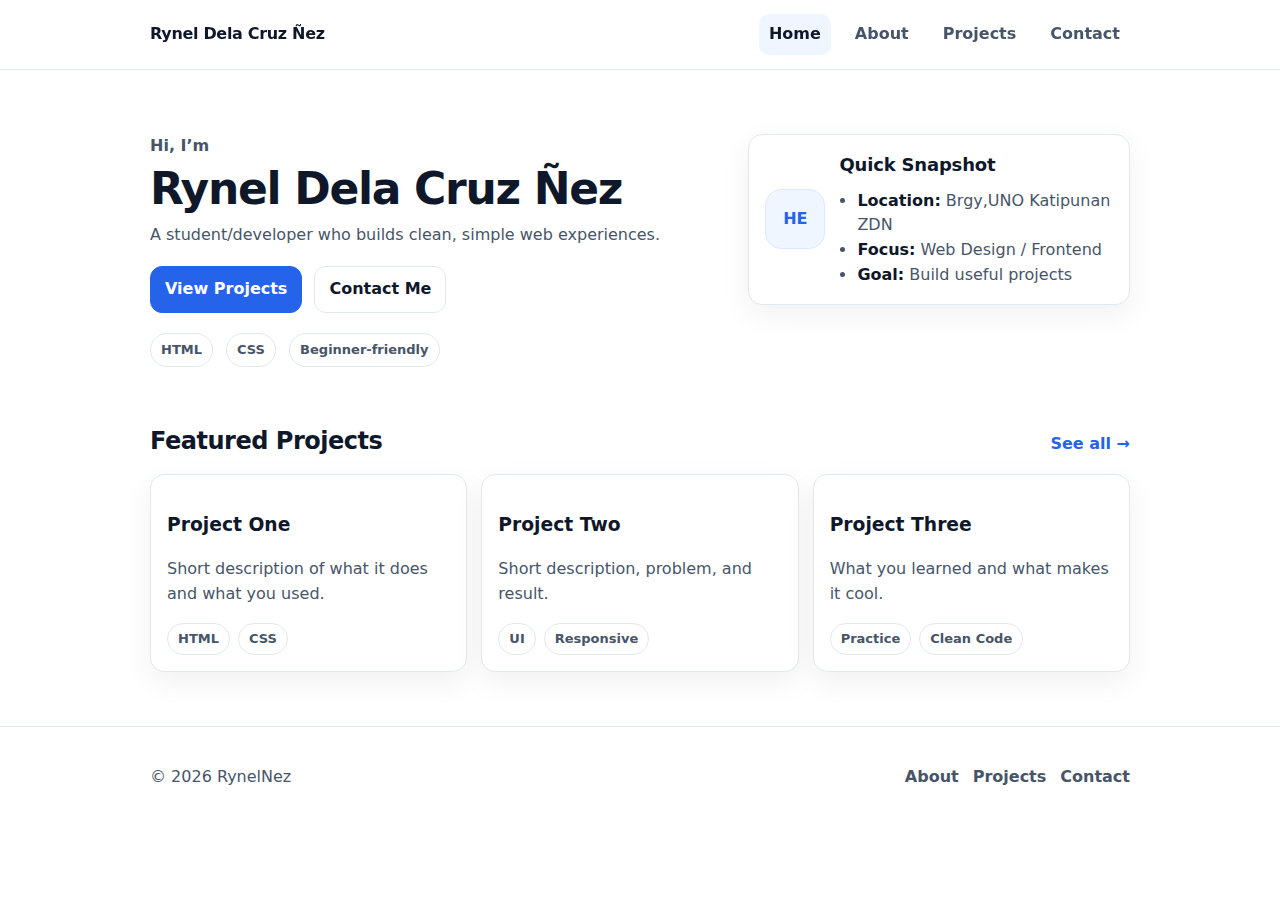
<file: portfolio updated/index.html>
<!DOCTYPE html>
<html lang="en">
  <head>
    <meta charset="UTF-8" />
    <meta name="viewport" content="width=device-width, initial-scale=1.0" />
    <title>Rynel Dela Cruz Ñez — Portfolio</title>
    <link rel="stylesheet" href="style.css" />
  </head>
  <body>
    <header class="site-header">
      <nav class="nav container">
        <a class="brand" href="index.html">Rynel Dela Cruz Ñez</a>
        <div class="links">
          <a class="active" href="index.html">Home</a>
          <a href="about.html">About</a>
          <a href="projects.html">Projects</a>
          <a href="contact.html">Contact</a>
        </div>
      </nav>
    </header>

    <main>
      <section class="hero">
        <div class="container hero-grid">
          <div>
            <p class="kicker">Hi, I’m</p>
            <h1>Rynel Dela Cruz Ñez</h1>
            <p class="lead">
              A student/developer who builds clean, simple web experiences.
            </p>
            <div class="cta">
              <a class="btn" href="projects.html">View Projects</a>
              <a class="btn btn-ghost" href="contact.html">Contact Me</a>
            </div>
            <div class="meta">
              <span class="pill">HTML</span>
              <span class="pill">CSS</span>
              <span class="pill">Beginner-friendly</span>
            </div>
          </div>

          <div class="card profile">
            <div class="avatar" aria-hidden="true">HE</div>
            <div>
              <h2 class="h3">Quick Snapshot</h2>
              <ul class="list">
                <li><strong>Location:</strong> Brgy,UNO Katipunan ZDN</li>
                <li><strong>Focus:</strong> Web Design / Frontend</li>
                <li><strong>Goal:</strong> Build useful projects</li>
              </ul>
            </div>
          </div>
        </div>
      </section>

      <section class="section">
        <div class="container">
          <div class="section-head">
            <h2>Featured Projects</h2>
            <a class="text-link" href="projects.html">See all →</a>
          </div>

          <div class="grid">
            <article class="card">
              <h3>Project One</h3>
              <p class="muted">
                Short description of what it does and what you used.
              </p>
              <div class="tags">
                <span class="tag">HTML</span>
                <span class="tag">CSS</span>
              </div>
            </article>

            <article class="card">
              <h3>Project Two</h3>
              <p class="muted">Short description, problem, and result.</p>
              <div class="tags">
                <span class="tag">UI</span>
                <span class="tag">Responsive</span>
              </div>
            </article>

            <article class="card">
              <h3>Project Three</h3>
              <p class="muted">What you learned and what makes it cool.</p>
              <div class="tags">
                <span class="tag">Practice</span>
                <span class="tag">Clean Code</span>
              </div>
            </article>
          </div>
        </div>
      </section>
    </main>

    <footer class="footer">
      <div class="container footer-grid">
        <p class="muted">© <span id="year">2026</span> RynelNez</p>
        <div class="footer-links">
          <a href="about.html">About</a>
          <a href="projects.html">Projects</a>
          <a href="contact.html">Contact</a>
        </div>
      </div>
    </footer>
  </body>
</html>
</file>
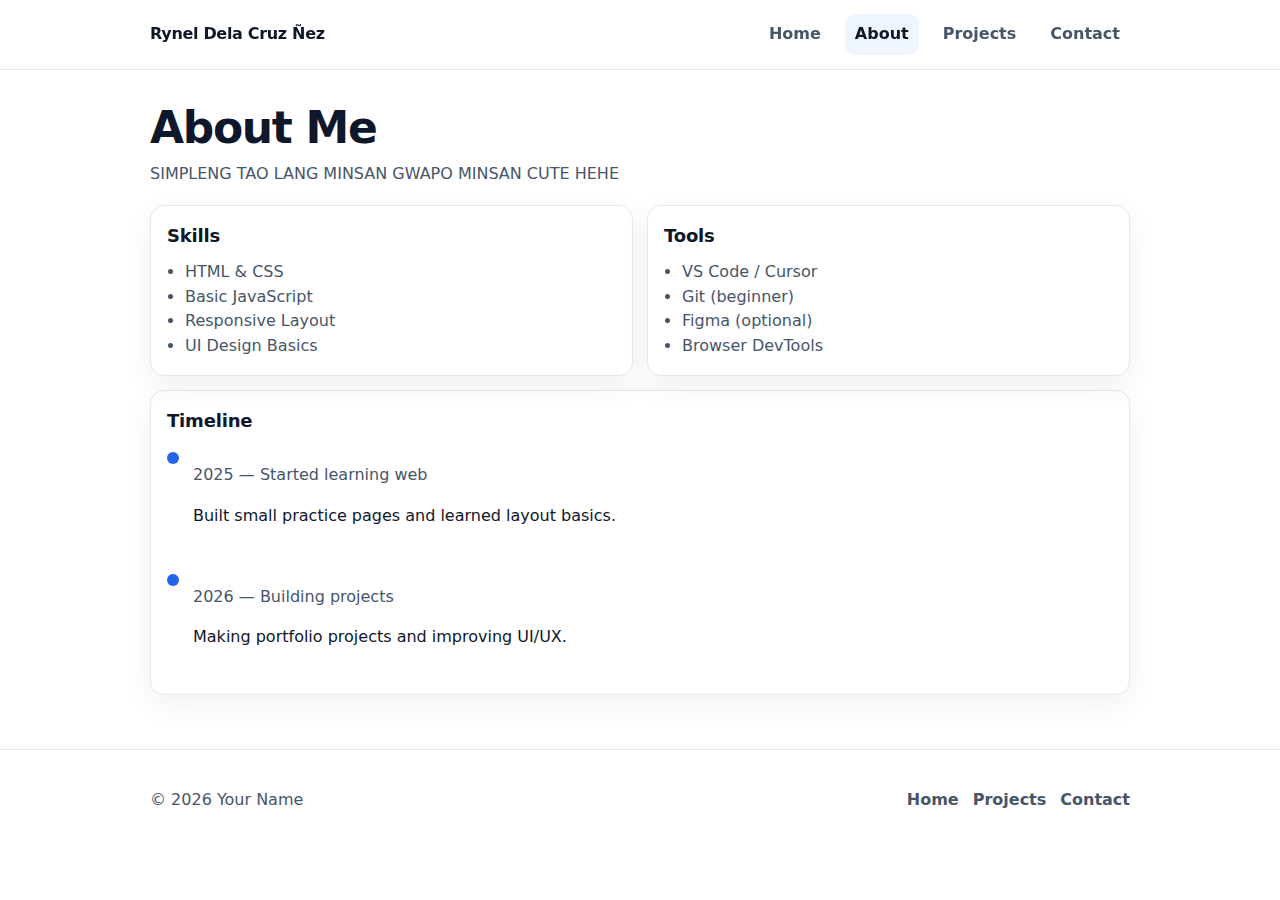
<file: portfolio updated/about.html>
<!DOCTYPE html>
<html lang="en">
  <head>
    <meta charset="UTF-8" />
    <meta name="viewport" content="width=device-width, initial-scale=1.0" />
    <title>About — Rynel Dela Cruz Ñez</title>
    <link rel="stylesheet" href="style.css" />
  </head>
  <body>
    <header class="site-header">
      <nav class="nav container">
        <a class="brand" href="index.html">Rynel Dela Cruz Ñez</a>
        <div class="links">
          <a href="index.html">Home</a>
          <a class="active" href="about.html">About</a>
          <a href="projects.html">Projects</a>
          <a href="contact.html">Contact</a>
        </div>
      </nav>
    </header>

    <main class="section">
      <div class="container">
        <h1>About Me</h1>
        <p class="lead">
          SIMPLENG TAO LANG MINSAN GWAPO MINSAN CUTE HEHE
        </p>

        <div class="grid-2">
          <section class="card">
            <h2 class="h3">Skills</h2>
            <ul class="list">
              <li>HTML & CSS</li>
              <li>Basic JavaScript</li>
              <li>Responsive Layout</li>
              <li>UI Design Basics</li>
            </ul>
          </section>

          <section class="card">
            <h2 class="h3">Tools</h2>
            <ul class="list">
              <li>VS Code / Cursor</li>
              <li>Git (beginner)</li>
              <li>Figma (optional)</li>
              <li>Browser DevTools</li>
            </ul>
          </section>
        </div>

        <section class="card timeline">
          <h2 class="h3">Timeline</h2>
          <div class="timeline-item">
            <div class="dot" aria-hidden="true"></div>
            <div>
              <p class="muted">2025 — Started learning web</p>
              <p>Built small practice pages and learned layout basics.</p>
            </div>
          </div>
          <div class="timeline-item">
            <div class="dot" aria-hidden="true"></div>
            <div>
              <p class="muted">2026 — Building projects</p>
              <p>Making portfolio projects and improving UI/UX.</p>
            </div>
          </div>
        </section>
      </div>
    </main>

    <footer class="footer">
      <div class="container footer-grid">
        <p class="muted">© <span id="year">2026</span> Your Name</p>
        <div class="footer-links">
          <a href="index.html">Home</a>
          <a href="projects.html">Projects</a>
          <a href="contact.html">Contact</a>
        </div>
      </div>
    </footer>
  </body>
</html>
</file>
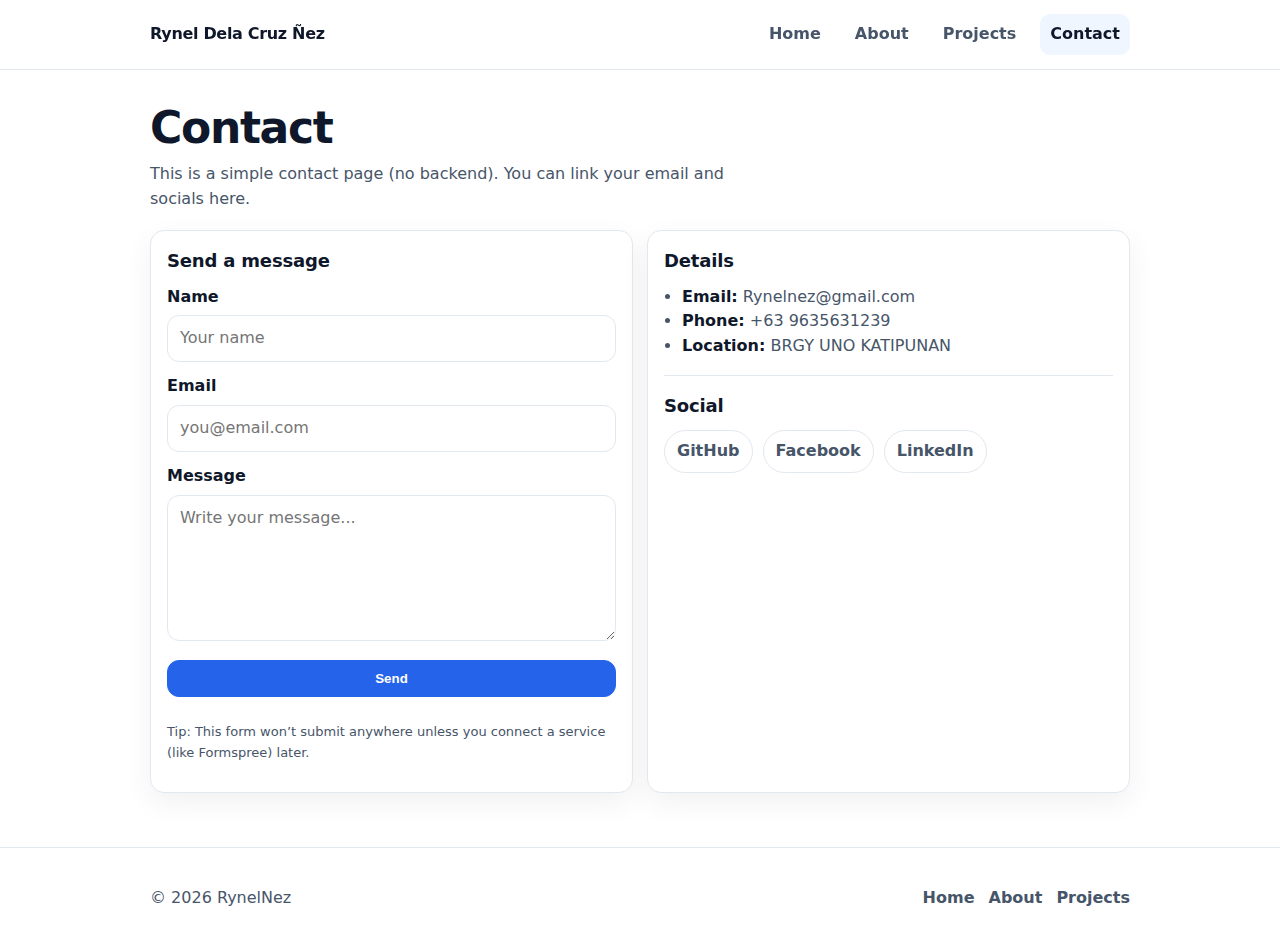
<file: portfolio updated/contact.html>
<!DOCTYPE html>
<html lang="en">
  <head>
    <meta charset="UTF-8" />
    <meta name="viewport" content="width=device-width, initial-scale=1.0" />
    <title>Contact — Rynel Dela Cruz Ñez</title>
    <link rel="stylesheet" href="style.css" />
  </head>
  <body>
    <header class="site-header">
      <nav class="nav container">
        <a class="brand" href="index.html">Rynel Dela Cruz Ñez</a>
        <div class="links">
          <a href="index.html">Home</a>
          <a href="about.html">About</a>
          <a href="projects.html">Projects</a>
          <a class="active" href="contact.html">Contact</a>
        </div>
      </nav>
    </header>

    <main class="section">
      <div class="container">
        <h1>Contact</h1>
        <p class="lead">
          This is a simple contact page (no backend). You can link your email and
          socials here.
        </p>

        <div class="grid-2">
          <section class="card">
            <h2 class="h3">Send a message</h2>
            <form class="form" action="#" method="post">
              <label>
                <span>Name</span>
                <input type="text" name="name" placeholder="Your name" />
              </label>
              <label>
                <span>Email</span>
                <input type="email" name="email" placeholder="you@email.com" />
              </label>
              <label>
                <span>Message</span>
                <textarea
                  name="message"
                  rows="5"
                  placeholder="Write your message..."
                ></textarea>
              </label>
              <button class="btn" type="submit">Send</button>
              <p class="muted small">
                Tip: This form won’t submit anywhere unless you connect a service
                (like Formspree) later.
              </p>
            </form>
          </section>

          <section class="card">
            <h2 class="h3">Details</h2>
            <ul class="list">
              <li>
                <strong>Email:</strong>
                <a href="mailto:you@example.com">Rynelnez@gmail.com</a>
              </li>
              <li><strong>Phone:</strong> +63 9635631239</li>
              <li><strong>Location:</strong> BRGY UNO KATIPUNAN</li>
            </ul>

            <hr class="sep" />

            <h3 class="h3">Social</h3>
            <div class="social">
              <a class="chip" href="#" aria-disabled="true">GitHub</a>
              <a class="chip" href="#" aria-disabled="true">Facebook</a>
              <a class="chip" href="#" aria-disabled="true">LinkedIn</a>
            </div>
          </section>
        </div>
      </div>
    </main>

    <footer class="footer">
      <div class="container footer-grid">
        <p class="muted">© <span id="year">2026</span> RynelNez</p>
        <div class="footer-links">
          <a href="index.html">Home</a>
          <a href="about.html">About</a>
          <a href="projects.html">Projects</a>
        </div>
      </div>
    </footer>
  </body>
</html>
</file>
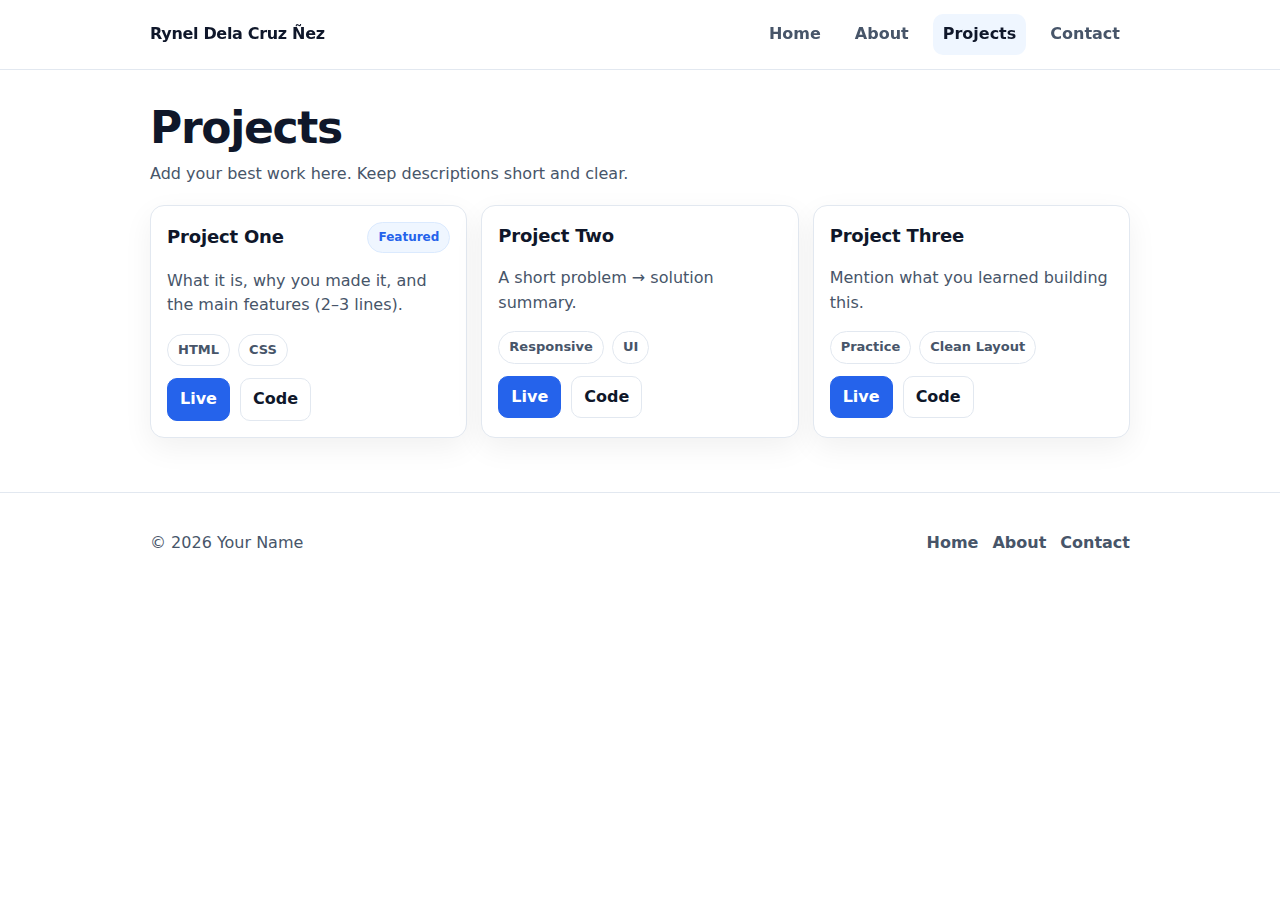
<file: portfolio updated/projects.html>
<!DOCTYPE html>
<html lang="en">
  <head>
    <meta charset="UTF-8" />
    <meta name="viewport" content="width=device-width, initial-scale=1.0" />
    <title>Projects — Rynel Dela Cruz Ñez</title>
    <link rel="stylesheet" href="style.css" />
  </head>
  <body>
    <header class="site-header">
      <nav class="nav container">
        <a class="brand" href="index.html">Rynel Dela Cruz Ñez</a>
        <div class="links">
          <a href="index.html">Home</a>
          <a href="about.html">About</a>
          <a class="active" href="projects.html">Projects</a>
          <a href="contact.html">Contact</a>
        </div>
      </nav>
    </header>

    <main class="section">
      <div class="container">
        <h1>Projects</h1>
        <p class="lead">
          Add your best work here. Keep descriptions short and clear.
        </p>

        <div class="grid">
          <article class="card project">
            <div class="project-top">
              <h2 class="h3">Project One</h2>
              <span class="badge">Featured</span>
            </div>
            <p class="muted">
              What it is, why you made it, and the main features (2–3 lines).
            </p>
            <div class="tags">
              <span class="tag">HTML</span>
              <span class="tag">CSS</span>
            </div>
            <div class="actions">
              <a class="btn btn-small" href="#" aria-disabled="true">Live</a>
              <a class="btn btn-ghost btn-small" href="#" aria-disabled="true"
                >Code</a
              >
            </div>
          </article>

          <article class="card project">
            <div class="project-top">
              <h2 class="h3">Project Two</h2>
            </div>
            <p class="muted">A short problem → solution summary.</p>
            <div class="tags">
              <span class="tag">Responsive</span>
              <span class="tag">UI</span>
            </div>
            <div class="actions">
              <a class="btn btn-small" href="#" aria-disabled="true">Live</a>
              <a class="btn btn-ghost btn-small" href="#" aria-disabled="true"
                >Code</a
              >
            </div>
          </article>

          <article class="card project">
            <div class="project-top">
              <h2 class="h3">Project Three</h2>
            </div>
            <p class="muted">Mention what you learned building this.</p>
            <div class="tags">
              <span class="tag">Practice</span>
              <span class="tag">Clean Layout</span>
            </div>
            <div class="actions">
              <a class="btn btn-small" href="#" aria-disabled="true">Live</a>
              <a class="btn btn-ghost btn-small" href="#" aria-disabled="true"
                >Code</a
              >
            </div>
          </article>
        </div>
      </div>
    </main>

    <footer class="footer">
      <div class="container footer-grid">
        <p class="muted">© <span id="year">2026</span> Your Name</p>
        <div class="footer-links">
          <a href="index.html">Home</a>
          <a href="about.html">About</a>
          <a href="contact.html">Contact</a>
        </div>
      </div>
    </footer>
  </body>
</html>
</file>
<file: portfolio updated/style.css>
:root {
  --bg: #ffffff;
  --text: #0f172a;
  --muted: #475569;
  --border: #e2e8f0;
  --card: #ffffff;
  --shadow: 0 10px 30px rgba(2, 6, 23, 0.06);
  --brand: #2563eb;
  --brand-2: #1d4ed8;
  --radius: 14px;
  --container: 980px;
}

* {
  box-sizing: border-box;
}

html,
body {
  height: 100%;
}

body {
  margin: 0;
  font-family: ui-sans-serif, system-ui, -apple-system, Segoe UI, Roboto, Arial,
    "Noto Sans", "Liberation Sans", sans-serif;
  line-height: 1.55;
  color: var(--text);
  background: var(--bg);
}

a {
  color: inherit;
  text-decoration: none;
}

a:focus-visible,
button:focus-visible,
input:focus-visible,
textarea:focus-visible {
  outline: 3px solid rgba(37, 99, 235, 0.35);
  outline-offset: 2px;
}

.container {
  width: min(var(--container), calc(100% - 40px));
  margin: 0 auto;
}

.site-header {
  position: sticky;
  top: 0;
  z-index: 10;
  background: rgba(255, 255, 255, 0.86);
  backdrop-filter: blur(10px);
  border-bottom: 1px solid var(--border);
}

.nav {
  display: flex;
  align-items: center;
  justify-content: space-between;
  padding: 14px 0;
  gap: 16px;
}

.brand {
  font-weight: 750;
  letter-spacing: -0.02em;
}

.links {
  display: flex;
  align-items: center;
  gap: 14px;
  flex-wrap: wrap;
  justify-content: flex-end;
}

.links a {
  color: var(--muted);
  font-weight: 600;
  padding: 8px 10px;
  border-radius: 10px;
}

.links a:hover {
  background: #f8fafc;
  color: var(--text);
}

.links a.active {
  color: var(--text);
  background: #eff6ff;
}

.hero {
  padding: 64px 0 22px;
}

.hero-grid {
  display: grid;
  grid-template-columns: 1.2fr 0.8fr;
  gap: 26px;
  align-items: start;
}

.kicker {
  margin: 0 0 6px;
  color: var(--muted);
  font-weight: 600;
}

h1 {
  margin: 0 0 10px;
  font-size: clamp(34px, 4vw, 44px);
  line-height: 1.1;
  letter-spacing: -0.03em;
}

h2 {
  margin: 0;
  letter-spacing: -0.02em;
}

.h3 {
  margin: 0;
  font-size: 18px;
  letter-spacing: -0.01em;
}

.lead {
  margin: 0 0 18px;
  color: var(--muted);
  font-size: 16px;
  max-width: 62ch;
}

.cta {
  display: flex;
  gap: 12px;
  flex-wrap: wrap;
  margin: 18px 0 14px;
}

.btn {
  display: inline-flex;
  align-items: center;
  justify-content: center;
  border: 1px solid var(--brand);
  background: var(--brand);
  color: #fff;
  padding: 10px 14px;
  border-radius: 12px;
  font-weight: 700;
  transition: transform 120ms ease, background 120ms ease, border 120ms ease;
}

.btn:hover {
  background: var(--brand-2);
  border-color: var(--brand-2);
  transform: translateY(-1px);
}

.btn:active {
  transform: translateY(0);
}

.btn-ghost {
  background: transparent;
  color: var(--text);
  border-color: var(--border);
}

.btn-ghost:hover {
  background: #f8fafc;
  border-color: #cbd5e1;
}

.btn-small {
  padding: 8px 12px;
  border-radius: 10px;
  font-weight: 700;
}

.pill {
  display: inline-flex;
  align-items: center;
  padding: 6px 10px;
  border-radius: 999px;
  border: 1px solid var(--border);
  color: var(--muted);
  font-weight: 600;
  font-size: 13px;
  margin-right: 8px;
  margin-top: 6px;
}

.section {
  padding: 34px 0 54px;
}

.section-head {
  display: flex;
  align-items: baseline;
  justify-content: space-between;
  gap: 12px;
  margin-bottom: 14px;
}

.text-link {
  color: var(--brand);
  font-weight: 700;
}

.text-link:hover {
  text-decoration: underline;
}

.grid {
  display: grid;
  grid-template-columns: repeat(3, 1fr);
  gap: 14px;
}

.grid-2 {
  display: grid;
  grid-template-columns: repeat(2, 1fr);
  gap: 14px;
}

.card {
  border: 1px solid var(--border);
  background: var(--card);
  border-radius: var(--radius);
  padding: 16px;
  box-shadow: var(--shadow);
}

.profile {
  display: grid;
  grid-template-columns: 60px 1fr;
  gap: 14px;
  align-items: center;
}

.avatar {
  width: 60px;
  height: 60px;
  border-radius: 16px;
  display: grid;
  place-items: center;
  background: #eff6ff;
  border: 1px solid #dbeafe;
  font-weight: 800;
  color: var(--brand);
}

.muted {
  color: var(--muted);
}

.small {
  font-size: 13px;
}

.list {
  margin: 10px 0 0;
  padding-left: 18px;
  color: var(--muted);
}

.list strong {
  color: var(--text);
}

.tags {
  display: flex;
  flex-wrap: wrap;
  gap: 8px;
  margin-top: 12px;
}

.tag {
  display: inline-flex;
  align-items: center;
  padding: 5px 10px;
  border-radius: 999px;
  border: 1px solid var(--border);
  font-size: 13px;
  color: var(--muted);
  font-weight: 600;
}

.project-top {
  display: flex;
  align-items: center;
  justify-content: space-between;
  gap: 10px;
}

.badge {
  font-size: 12px;
  font-weight: 800;
  color: var(--brand);
  background: #eff6ff;
  border: 1px solid #dbeafe;
  padding: 5px 10px;
  border-radius: 999px;
}

.actions {
  display: flex;
  gap: 10px;
  margin-top: 12px;
  flex-wrap: wrap;
}

.form {
  display: grid;
  gap: 12px;
  margin-top: 10px;
}

label span {
  display: block;
  font-weight: 700;
  margin-bottom: 6px;
}

input,
textarea {
  width: 100%;
  border: 1px solid var(--border);
  border-radius: 12px;
  padding: 10px 12px;
  font: inherit;
  background: #fff;
}

textarea {
  resize: vertical;
  min-height: 120px;
}

hr.sep {
  border: 0;
  border-top: 1px solid var(--border);
  margin: 16px 0;
}

.social {
  display: flex;
  flex-wrap: wrap;
  gap: 10px;
  margin-top: 10px;
}

.chip {
  border: 1px solid var(--border);
  border-radius: 999px;
  padding: 8px 12px;
  color: var(--muted);
  font-weight: 700;
}

.chip:hover {
  background: #f8fafc;
  color: var(--text);
}

.timeline {
  margin-top: 14px;
}

.timeline-item {
  display: grid;
  grid-template-columns: 14px 1fr;
  gap: 12px;
  padding: 12px 0;
}

.dot {
  width: 12px;
  height: 12px;
  border-radius: 999px;
  background: var(--brand);
  margin-top: 5px;
}

.footer {
  border-top: 1px solid var(--border);
  padding: 22px 0;
  background: #fff;
}

.footer-grid {
  display: flex;
  align-items: center;
  justify-content: space-between;
  gap: 12px;
  flex-wrap: wrap;
}

.footer-links {
  display: flex;
  gap: 14px;
  flex-wrap: wrap;
}

.footer-links a {
  color: var(--muted);
  font-weight: 700;
}

.footer-links a:hover {
  color: var(--text);
}

@media (max-width: 880px) {
  .hero-grid {
    grid-template-columns: 1fr;
  }

  .grid {
    grid-template-columns: 1fr;
  }
}

@media (max-width: 640px) {
  .grid-2 {
    grid-template-columns: 1fr;
  }
}
</file>
